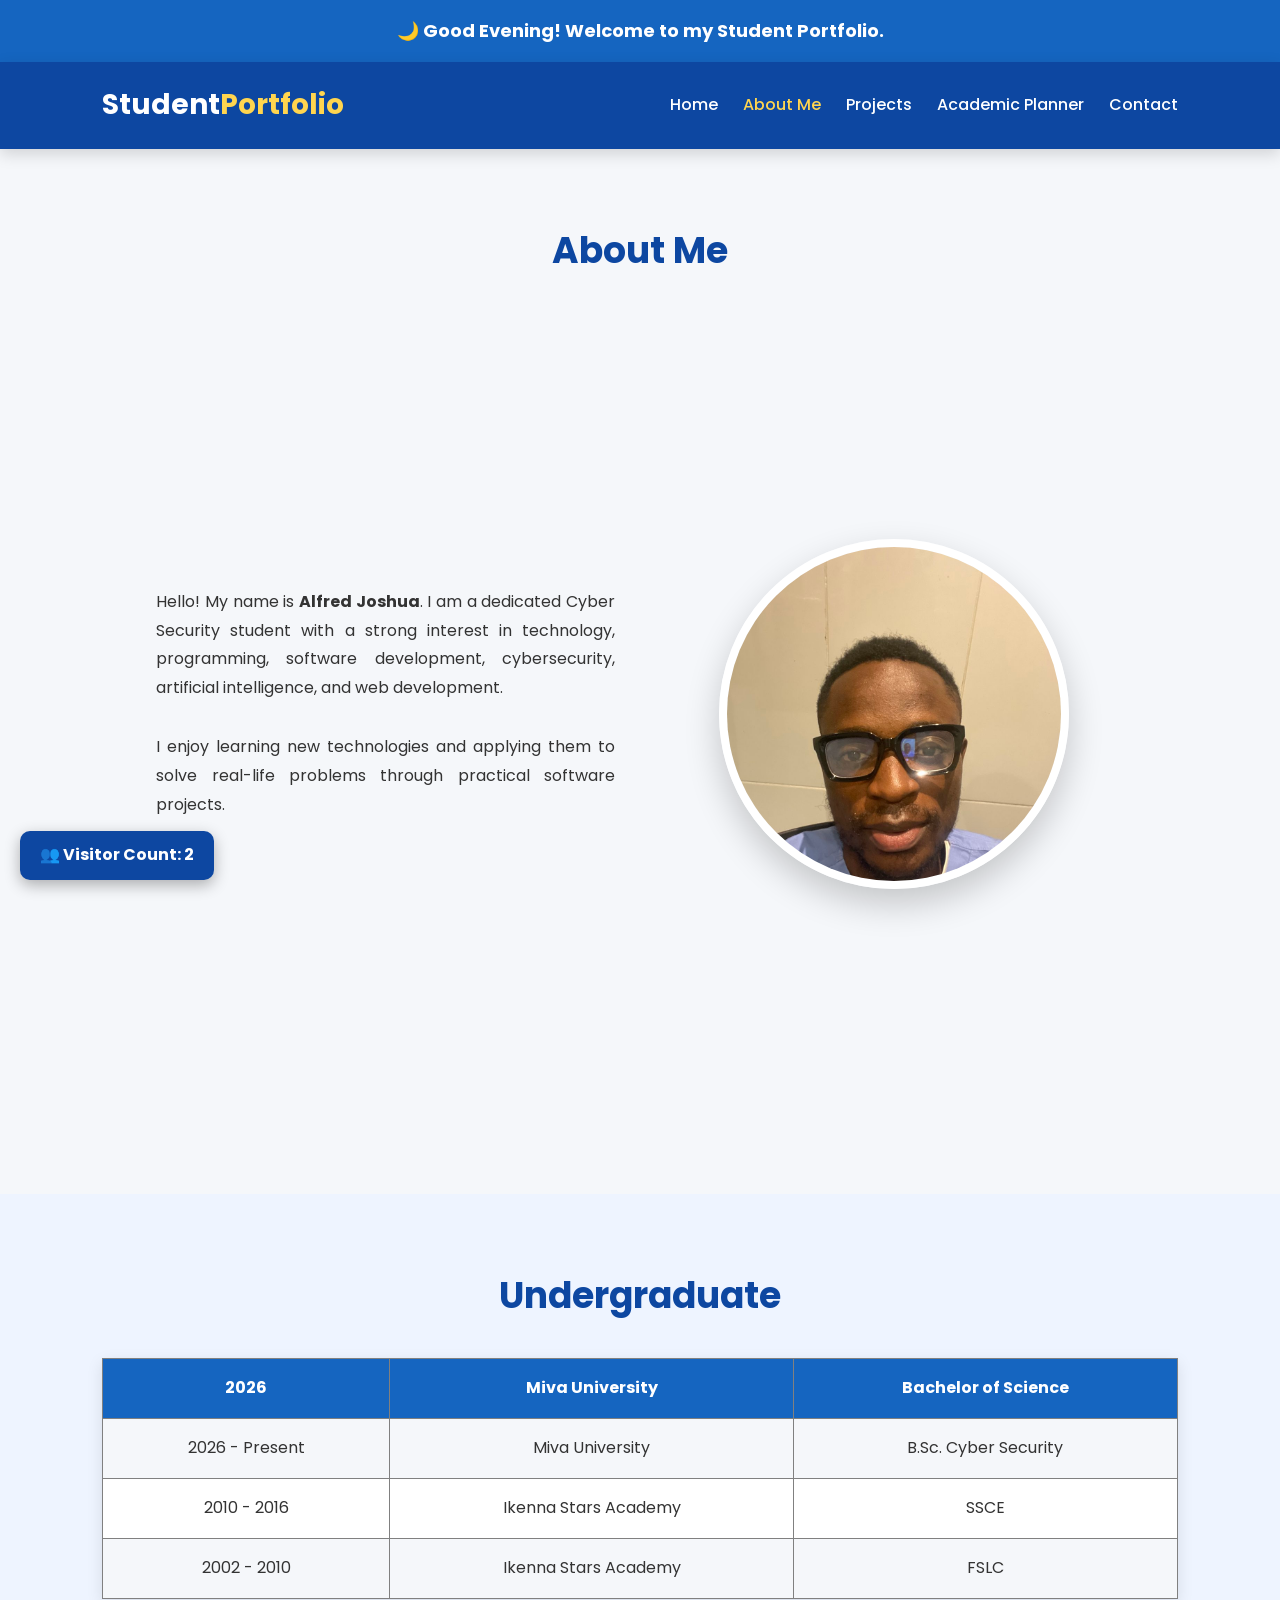
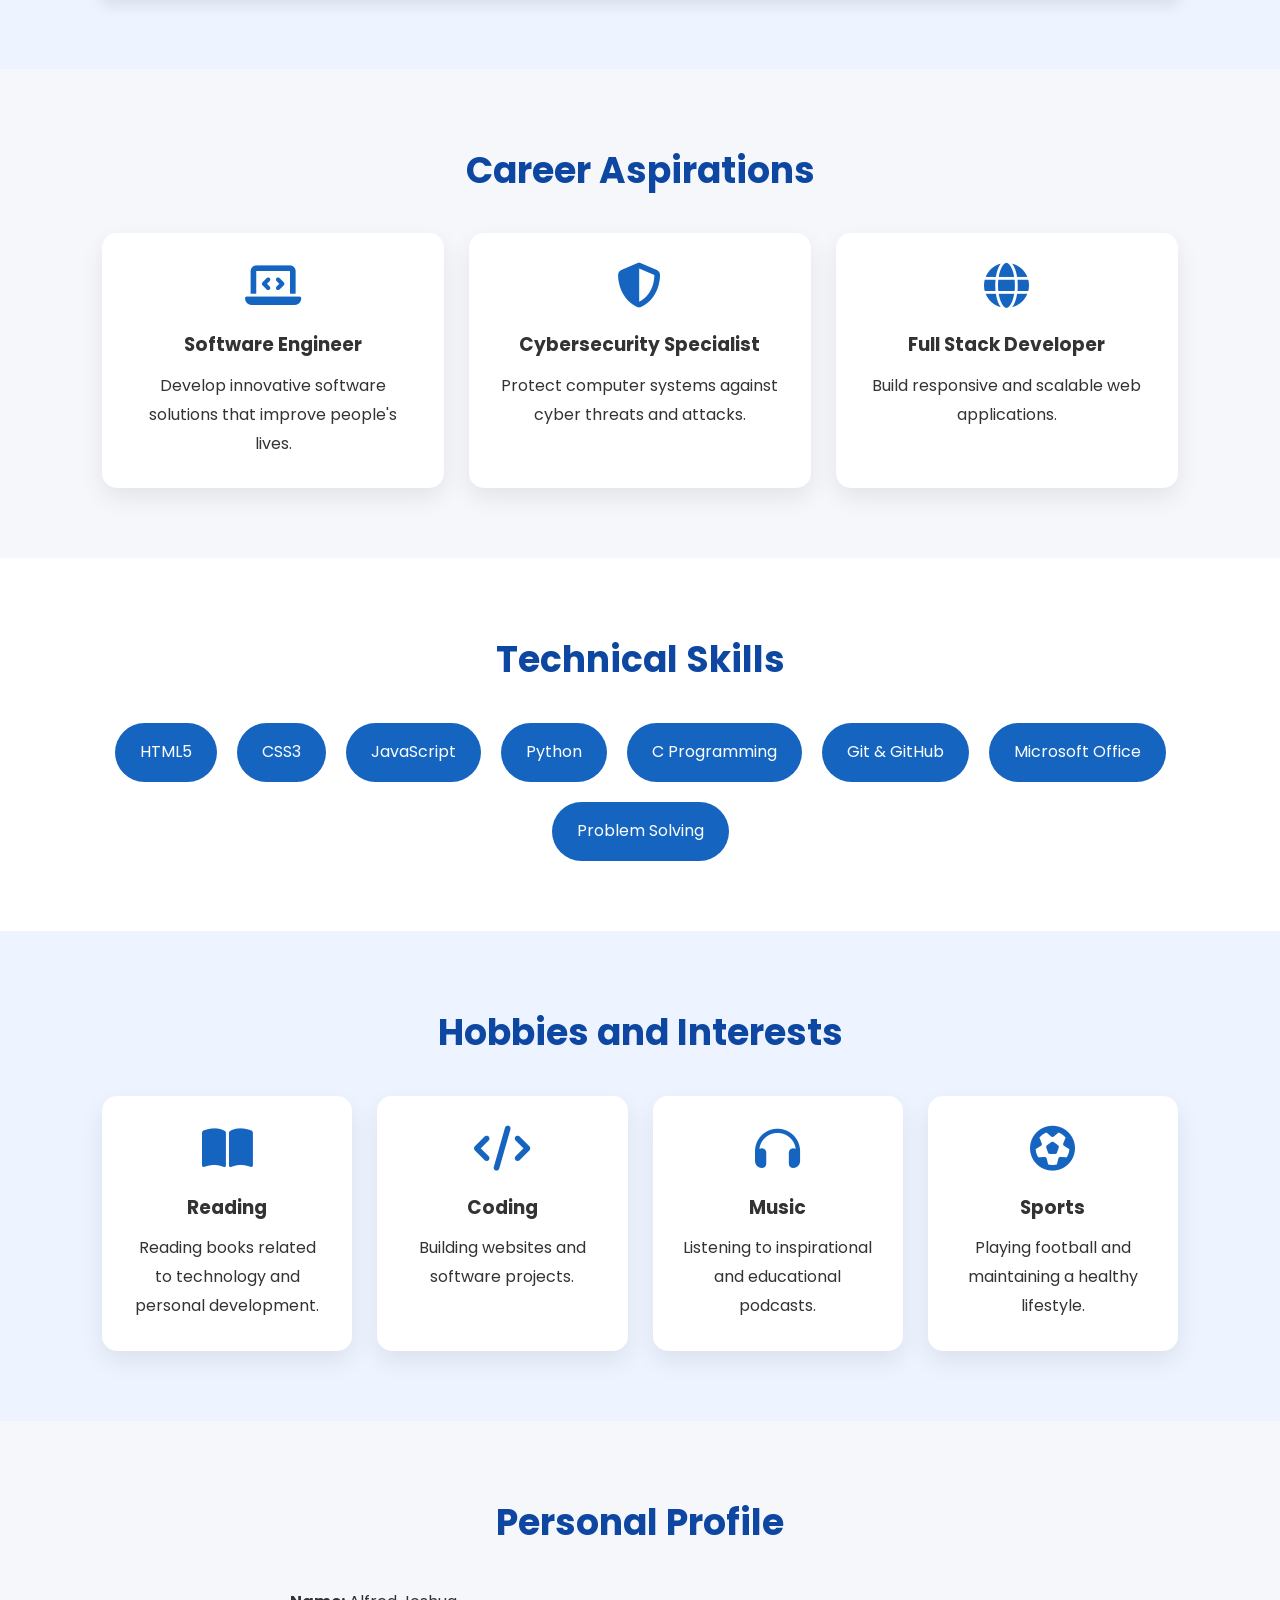
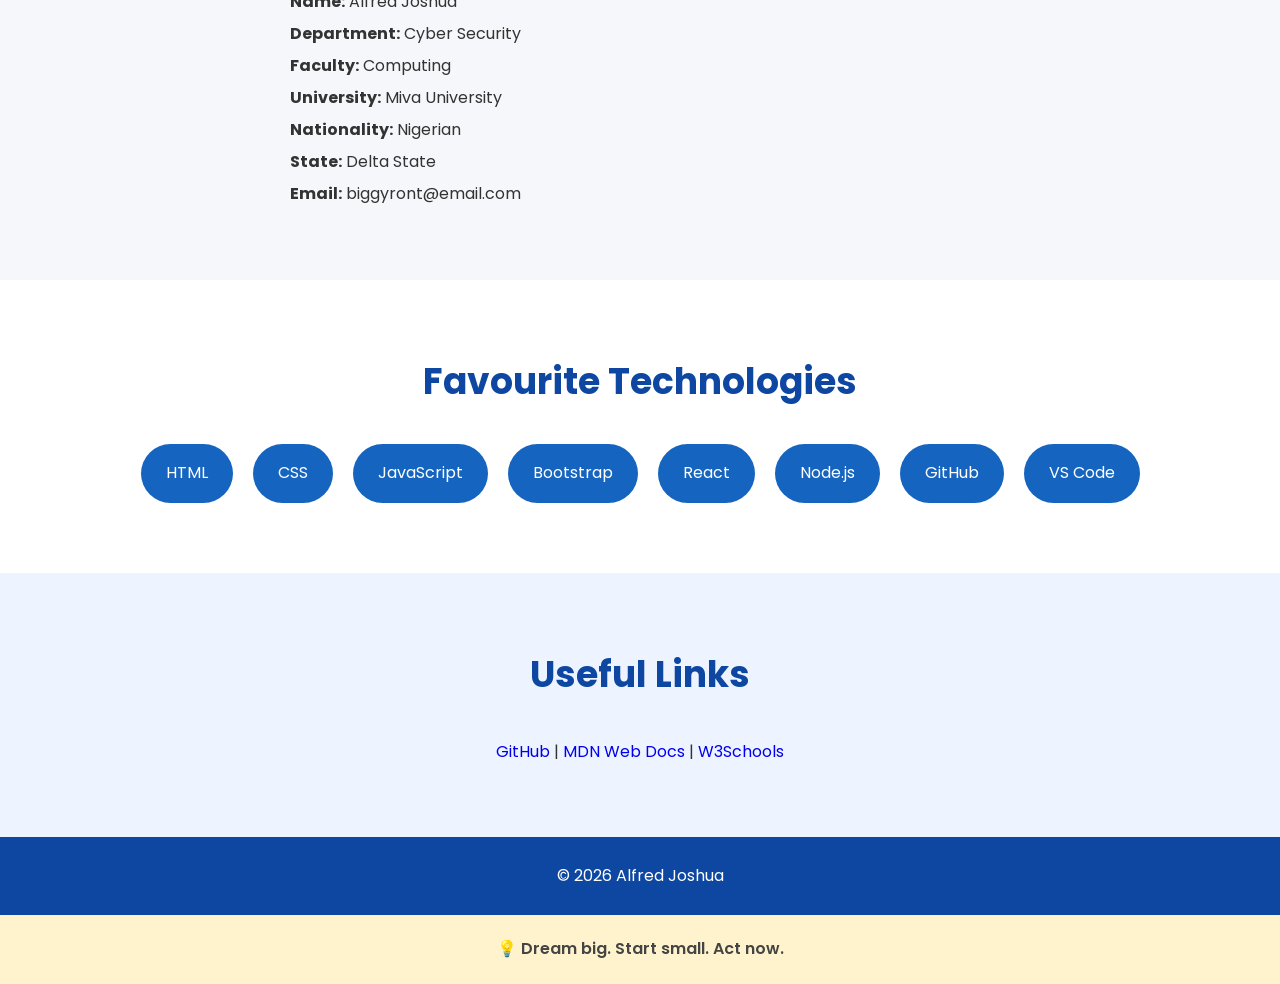
<file: about.html>
<!DOCTYPE html>
<html lang="en">

<head>

    <meta charset="UTF-8">

    <meta name="viewport" content="width=device-width, initial-scale=1.0">

    <title>About Me | Alfred Joshua Portfolio</title>

    <link rel="stylesheet" href="css/style.css">

    <link rel="preconnect" href="https://fonts.googleapis.com">

    <link rel="preconnect" href="https://fonts.gstatic.com" crossorigin>

    <link href="https://fonts.googleapis.com/css2?family=Poppins:wght@300;400;500;600;700&display=swap" rel="stylesheet">

    <link rel="stylesheet"
        href="https://cdnjs.cloudflare.com/ajax/libs/font-awesome/6.5.2/css/all.min.css">

</head>

<body>

<header>

    <div class="logo">

        Student<span>Portfolio</span>

    </div>

    <nav>

        <ul>

            <li><a href="index.html">Home</a></li>

            <li><a class="active" href="about.html">About Me</a></li>

            <li><a href="projects.html">Projects</a></li>

            <li><a href="planner.html">Academic Planner</a></li>

            <li><a href="contact.html">Contact</a></li>

        </ul>

    </nav>

</header>

<!-- ABOUT SECTION -->

<section>

    <h2>About Me</h2>

    <div class="hero">

        <div class="hero-text">

            <p>

                Hello! My name is <strong>Alfred Joshua</strong>. I am a dedicated
                Cyber Security student with a strong interest in technology,
                programming, software development, cybersecurity,
                artificial intelligence, and web development.

            </p>

            <p>

                I enjoy learning new technologies and applying them to solve
                real-life problems through practical software projects.

            </p>

        </div>

        <div class="hero-image">

            <img src="images/profile.jpg" alt="Student Picture">

        </div>

    </div>

</section>

<!-- EDUCATION -->

<section class="quick-info">

    <h2>Undergraduate</h2>

    <table border="1" width="100%" cellpadding="12">

        <tr>

            <th>2026</th>

            <th>Miva University</th>

            <th>Bachelor of Science</th>

        </tr>

        <tr>

            <td>2026 - Present</td>

            <td>Miva University</td>

            <td>B.Sc. Cyber Security</td>

        </tr>

        <tr>

            <td>2010 - 2016</td>

            <td>Ikenna Stars Academy</td>

            <td>SSCE</td>

        </tr>

        <tr>

            <td>2002 - 2010</td>

            <td>Ikenna Stars Academy</td>

            <td>FSLC</td>

        </tr>

    </table>

</section>

<!-- CAREER GOALS -->

<section>

    <h2>Career Aspirations</h2>

    <div class="info-container">

        <div class="card">

            <i class="fa-solid fa-laptop-code"></i>

            <h3>Software Engineer</h3>

            <p>

                Develop innovative software solutions that improve people's lives.

            </p>

        </div>

        <div class="card">

            <i class="fa-solid fa-shield-halved"></i>

            <h3>Cybersecurity Specialist</h3>

            <p>

                Protect computer systems against cyber threats and attacks.

            </p>

        </div>

        <div class="card">

            <i class="fa-solid fa-globe"></i>

            <h3>Full Stack Developer</h3>

            <p>

                Build responsive and scalable web applications.

            </p>

        </div>

    </div>

</section>

<!-- TECHNICAL SKILLS -->

<section class="skills">

    <h2>Technical Skills</h2>

    <div class="skills-container">

        <div class="skill">HTML5</div>

        <div class="skill">CSS3</div>

        <div class="skill">JavaScript</div>

        <div class="skill">Python</div>

        <div class="skill">C Programming</div>

        <div class="skill">Git & GitHub</div>

        <div class="skill">Microsoft Office</div>

        <div class="skill">Problem Solving</div>

    </div>

</section>

<!-- HOBBIES -->

<section class="quick-info">

    <h2>Hobbies and Interests</h2>

    <div class="info-container">

        <div class="card">

            <i class="fa-solid fa-book-open"></i>

            <h3>Reading</h3>

            <p>

                Reading books related to technology and personal development.

            </p>

        </div>

        <div class="card">

            <i class="fa-solid fa-code"></i>

            <h3>Coding</h3>

            <p>

                Building websites and software projects.

            </p>

        </div>

        <div class="card">

            <i class="fa-solid fa-headphones"></i>

            <h3>Music</h3>

            <p>

                Listening to inspirational and educational podcasts.

            </p>

        </div>

        <div class="card">

            <i class="fa-solid fa-futbol"></i>

            <h3>Sports</h3>

            <p>

                Playing football and maintaining a healthy lifestyle.

            </p>

        </div>

    </div>

</section>

<!-- PERSONAL INFORMATION -->

<section>

    <h2>Personal Profile</h2>

    <ul style="max-width:700px; margin:auto; line-height:2;">

        <li><strong>Name:</strong> Alfred Joshua </li>

        <li><strong>Department:</strong> Cyber Security</li>

        <li><strong>Faculty:</strong> Computing</li>

        <li><strong>University:</strong> Miva University</li>

        <li><strong>Nationality:</strong> Nigerian</li>

        <li><strong>State:</strong> Delta State</li>

        <li><strong>Email:</strong> biggyront@email.com</li>

    </ul>

</section>

<!-- FAVOURITE TECHNOLOGIES -->

<section class="skills">

    <h2>Favourite Technologies</h2>

    <div class="skills-container">

        <div class="skill">HTML</div>

        <div class="skill">CSS</div>

        <div class="skill">JavaScript</div>

        <div class="skill">Bootstrap</div>

        <div class="skill">React</div>

        <div class="skill">Node.js</div>

        <div class="skill">GitHub</div>

        <div class="skill">VS Code</div>

    </div>

</section>

<!-- USEFUL LINKS -->

<section class="quick-info">

    <h2>Useful Links</h2>

    <div style="text-align:center;">

        <p>

            <a href="https://github.com" target="_blank">GitHub</a> |

            <a href="https://developer.mozilla.org" target="_blank">MDN Web Docs</a> |

            <a href="https://www.w3schools.com" target="_blank">W3Schools</a>

        </p>

    </div>

</section>

<footer>

    <p>

        © 2026 Alfred Joshua
               |
    </p>

</footer>

<script src="js/script.js"></script>

</body>

</html>
</file>
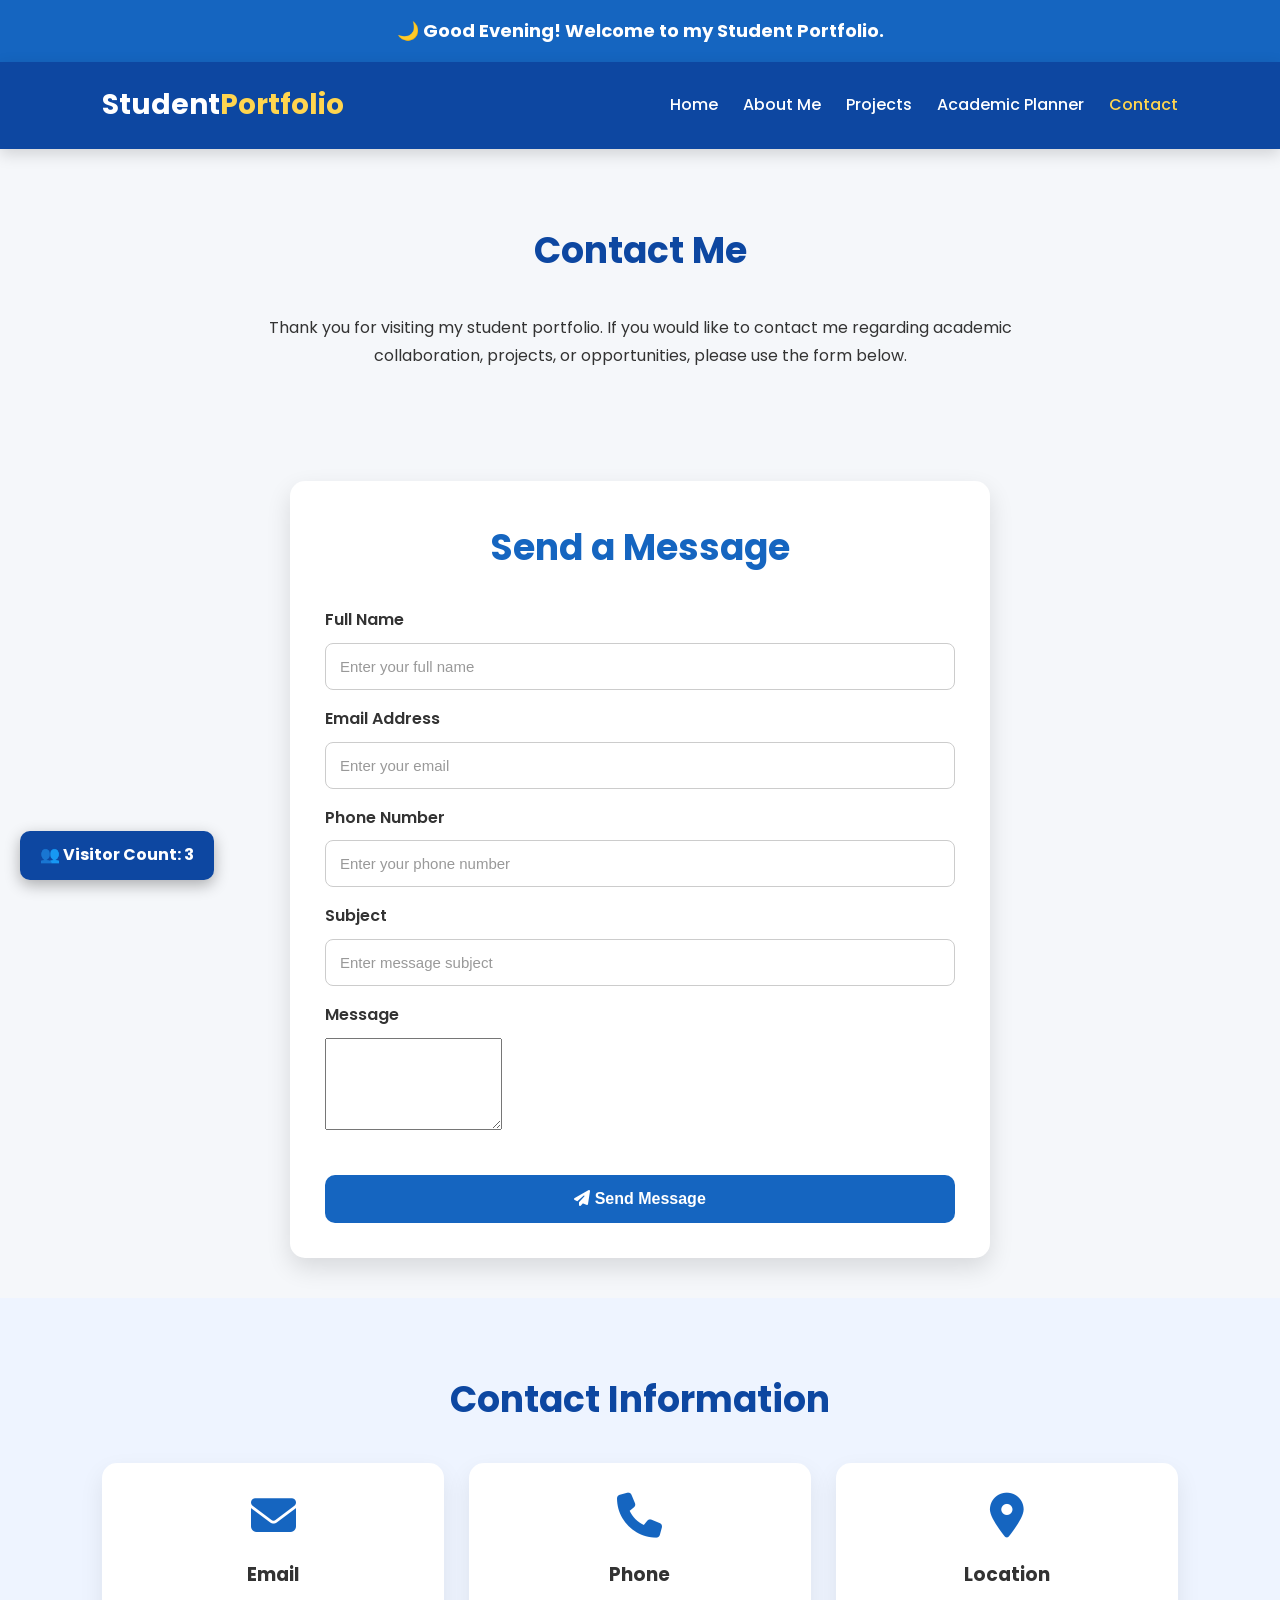
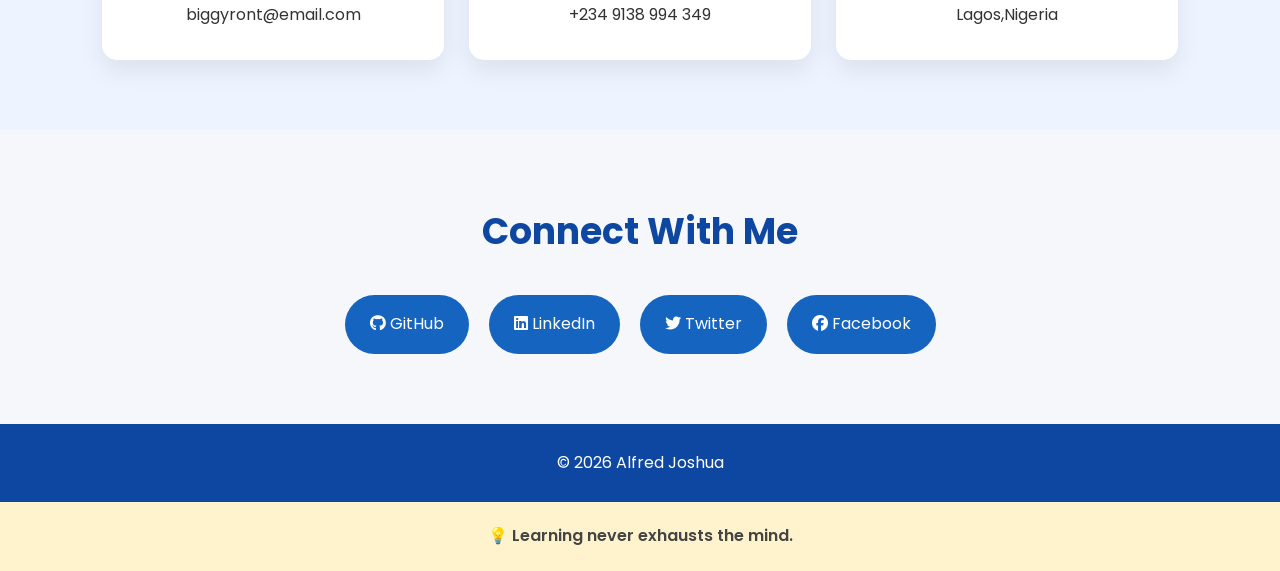
<file: contact.html>
<!DOCTYPE html>
<html lang="en">

<head>

    <meta charset="UTF-8">

    <meta name="viewport" content="width=device-width, initial-scale=1.0">

    <title>Contact | Student Portfolio</title>

    <link rel="stylesheet" href="css/style.css">

    <!-- Google Fonts -->
    <link rel="preconnect" href="https://fonts.googleapis.com">

    <link rel="preconnect" href="https://fonts.gstatic.com" crossorigin>

    <link href="https://fonts.googleapis.com/css2?family=Poppins:wght@300;400;500;600;700&display=swap" rel="stylesheet">

    <!-- Font Awesome -->
    <link rel="stylesheet"
        href="https://cdnjs.cloudflare.com/ajax/libs/font-awesome/6.5.2/css/all.min.css">

</head>

<body>

    <!-- ================= HEADER ================= -->

    <header>

        <div class="logo">

            Student<span>Portfolio</span>

        </div>

        <nav>

            <ul>

                <li><a href="index.html">Home</a></li>

                <li><a href="about.html">About Me</a></li>

                <li><a href="projects.html">Projects</a></li>

                <li><a href="planner.html">Academic Planner</a></li>

                <li><a class="active" href="contact.html">Contact</a></li>

            </ul>

        </nav>

    </header>

    <!-- ================= PAGE TITLE ================= -->

    <section>

        <h2>Contact Me</h2>

        <p style="text-align:center; max-width:850px; margin:auto;">

            Thank you for visiting my student portfolio.
            If you would like to contact me regarding academic
            collaboration, projects, or opportunities, please use
            the form below.

        </p>

    </section>

    <!-- ================= CONTACT SECTION ================= -->

    <section class="planner-container">

        <div class="planner-form">

            <h2>Send a Message</h2>

            <!-- Success Message -->

            <div
                id="successMessage"
                class="success-message">

                Your message has been sent successfully.

            </div>

            <!-- Error Message -->

            <div
                id="errorMessage"
                class="error-message">

            </div>

            <form id="contactForm">

                <!-- Name -->

                <label for="name">

                    Full Name

                </label>

                <input
                    type="text"
                    id="name"
                    placeholder="Enter your full name">

                <!-- Email -->

                <label for="email">

                    Email Address

                </label>

                <input
                    type="email"
                    id="email"
                    placeholder="Enter your email">

                <!-- Phone -->

                <label for="phone">

                    Phone Number

                </label>

                <input
                    type="text"
                    id="phone"
                    placeholder="Enter your phone number">

                <!-- Subject -->

                <label for="subject">

                    Subject

                </label>

                <input
                    type="text"
                    id="subject"
                    placeholder="Enter message subject">

                <!-- Message -->

                <label for="message">

                    Message

                </label>

                <textarea

                    id="message"

                    rows="6"

                    placeholder="Write your message here...">

                </textarea>

                <button
                    type="submit"
                    class="btn">

                    <i class="fa-solid fa-paper-plane"></i>

                    Send Message

                </button>

            </form>

        </div>

    </section>

    <!-- ================= CONTACT DETAILS ================= -->

    <section class="quick-info">

        <h2>Contact Information</h2>

        <div class="info-container">

            <div class="card">

                <i class="fa-solid fa-envelope"></i>

                <h3>Email</h3>

                <p>

                    biggyront@email.com

                </p>

            </div>

            <div class="card">

                <i class="fa-solid fa-phone"></i>

                <h3>Phone</h3>

                <p>

                    +234 9138 994 349

                </p>

            </div>

            <div class="card">

                <i class="fa-solid fa-location-dot"></i>

                <h3>Location</h3>

                <p>

                  Lagos,Nigeria

                </p>

            </div>

        </div>

    </section>

    <!-- ================= SOCIAL LINKS ================= -->

    <section>

        <h2>Connect With Me</h2>

        <div class="skills-container">

            <a href="https://github.com/alfredjoshua" class="skill">

                <i class="fab fa-github"></i>

                GitHub

            </a>

            <a href="https://www.linkedin.com/in/alfred-joshua-7b3a5b24a/" class="skill">

                <i class="fab fa-linkedin"></i>

                LinkedIn

            </a>

            <a href="https://twitter.com/alfredjoshua" class="skill">

                <i class="fab fa-twitter"></i>

                Twitter

            </a>

            <a href="https://www.facebook.com/alfred.joshua.123" class="skill">

                <i class="fab fa-facebook"></i>

                Facebook

            </a>

        </div>

    </section>

    <!-- ================= FOOTER ================= -->

    <footer>

        <p>

            © 2026 Alfred Joshua|
             |
            

        </p>

    </footer>

    <!-- ================= JAVASCRIPT ================= -->

    <script src="js/script.js"></script>

    <script src="js/contact.js"></script>

</body>

</html>
</file>
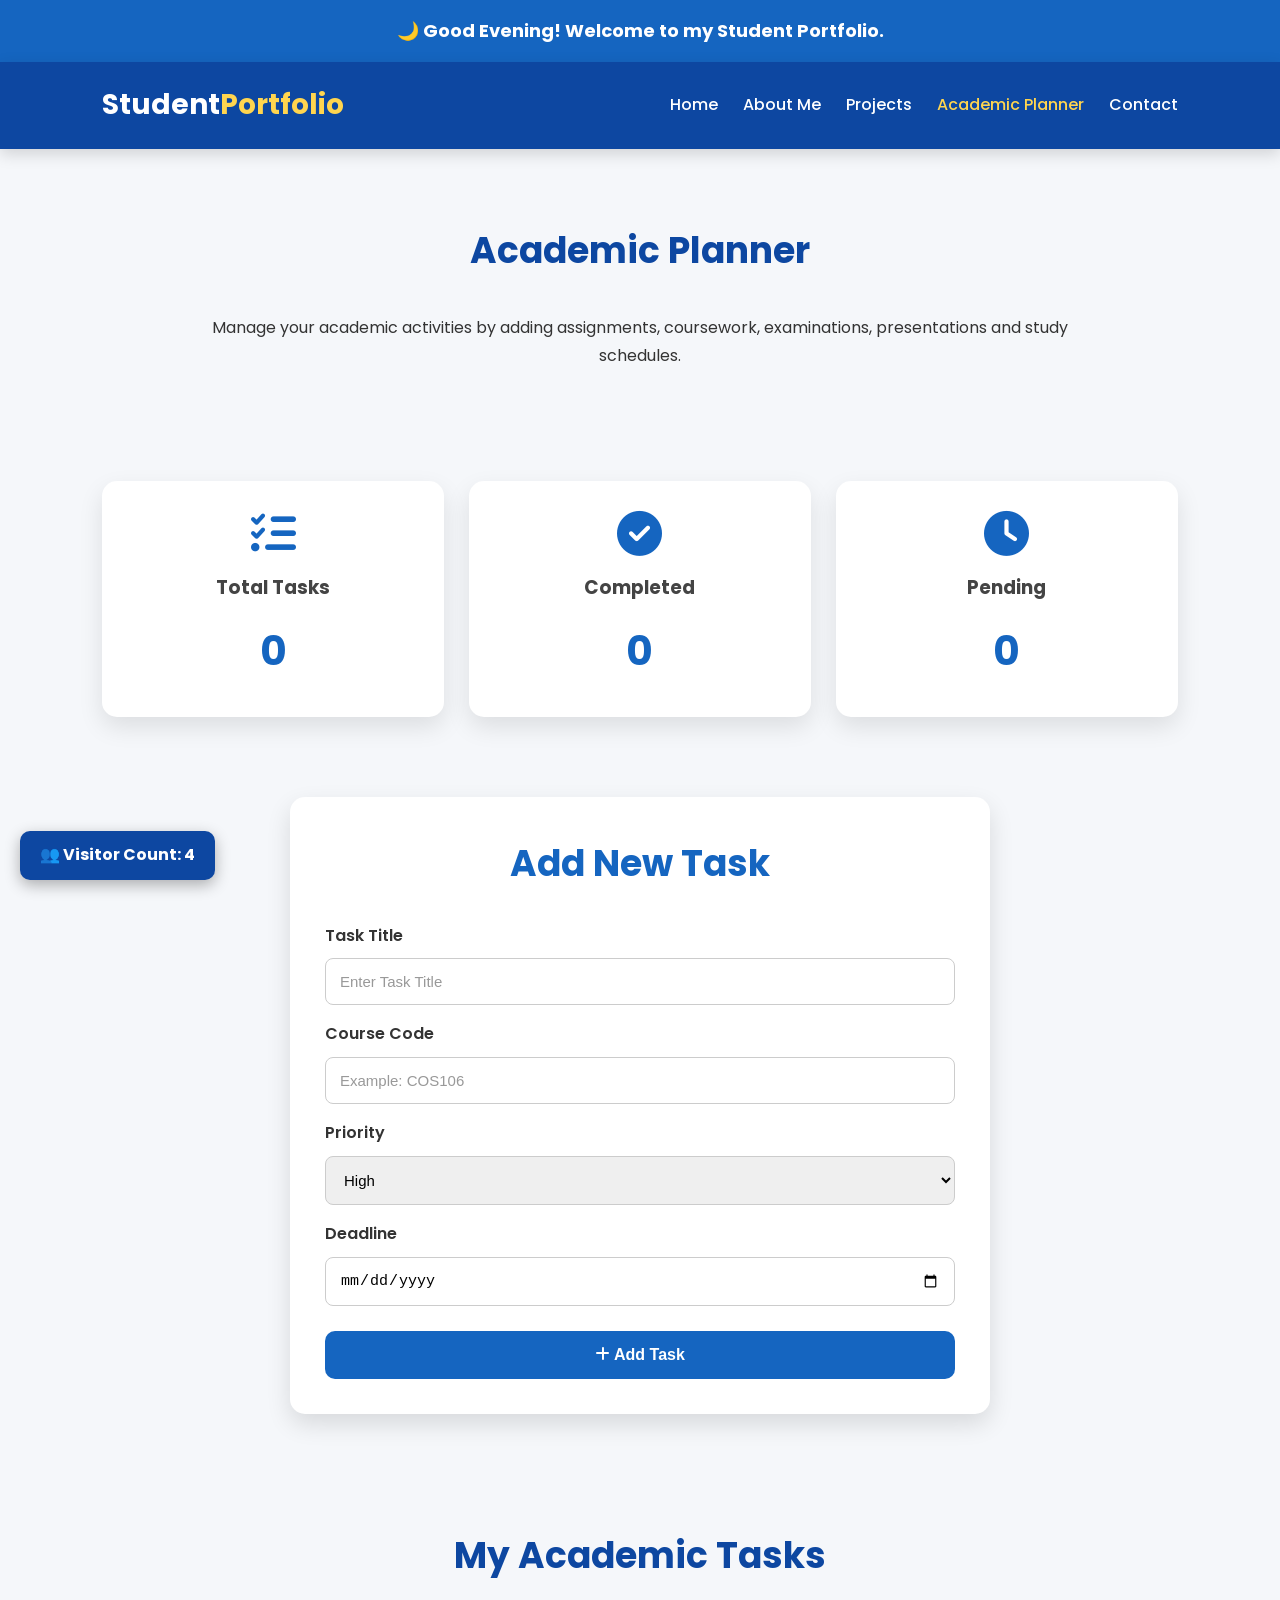
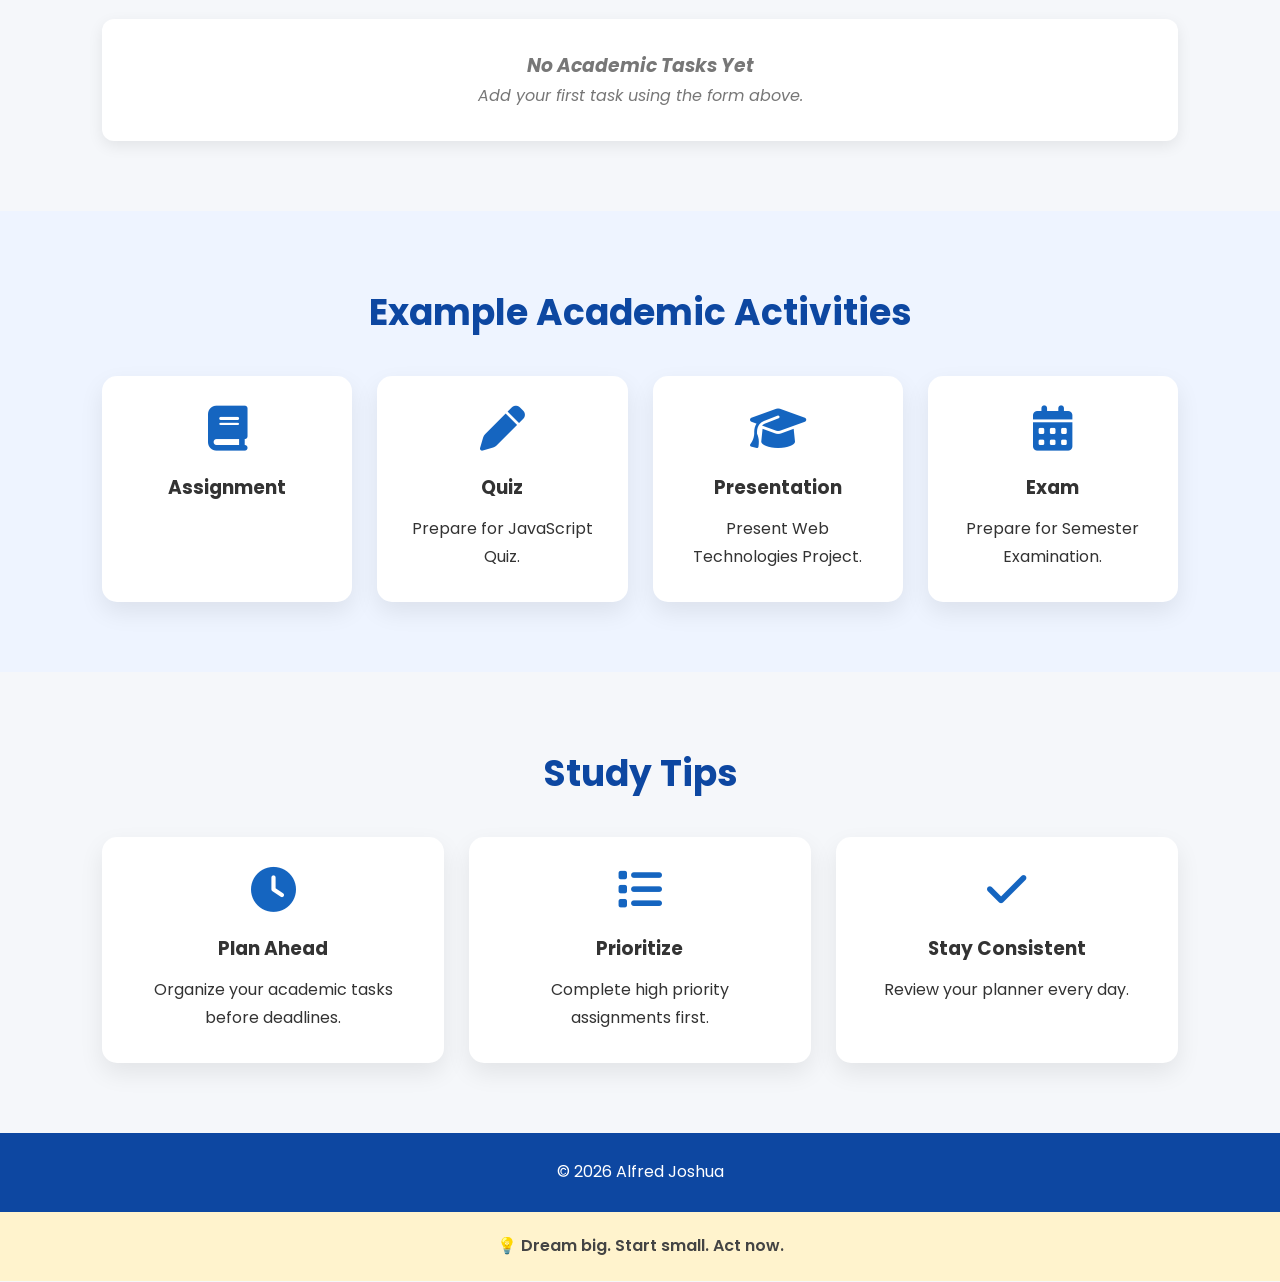
<file: planner.html>
<!DOCTYPE html>
<html lang="en">

<head>

    <meta charset="UTF-8">

    <meta name="viewport" content="width=device-width, initial-scale=1.0">

    <title>Academic Planner | Student Portfolio</title>

    <link rel="stylesheet" href="css/style.css">

    <!-- Google Fonts -->
    <link rel="preconnect" href="https://fonts.googleapis.com">

    <link rel="preconnect" href="https://fonts.gstatic.com" crossorigin>

    <link href="https://fonts.googleapis.com/css2?family=Poppins:wght@300;400;500;600;700&display=swap" rel="stylesheet">

    <!-- Font Awesome -->
    <link rel="stylesheet"
        href="https://cdnjs.cloudflare.com/ajax/libs/font-awesome/6.5.2/css/all.min.css">

</head>

<body>

    <!-- ================= HEADER ================= -->

    <header>

        <div class="logo">

            Student<span>Portfolio</span>

        </div>

        <nav>

            <ul>

                <li><a href="index.html">Home</a></li>

                <li><a href="about.html">About Me</a></li>

                <li><a href="projects.html">Projects</a></li>

                <li><a class="active" href="planner.html">Academic Planner</a></li>

                <li><a href="contact.html">Contact</a></li>

            </ul>

        </nav>

    </header>

    <!-- ================= PAGE TITLE ================= -->

    <section>

        <h2>Academic Planner</h2>

        <p style="text-align:center; max-width:900px; margin:auto;">

            Manage your academic activities by adding assignments,
            coursework, examinations, presentations and study schedules.

        </p>

    </section>

    <!-- ================= STATISTICS ================= -->

    <section class="planner-stats">

        <div class="stat-card">

            <i class="fa-solid fa-list-check"></i>

            <h3>Total Tasks</h3>

            <h1 id="totalTasks">0</h1>

        </div>

        <div class="stat-card">

            <i class="fa-solid fa-circle-check"></i>

            <h3>Completed</h3>

            <h1 id="completedTasks">0</h1>

        </div>

        <div class="stat-card">

            <i class="fa-solid fa-clock"></i>

            <h3>Pending</h3>

            <h1 id="pendingTasks">0</h1>

        </div>

    </section>

    <!-- ================= TASK FORM ================= -->

    <section class="planner-container">

        <div class="planner-form">

            <h2>Add New Task</h2>

            <form id="taskForm">

                <label>Task Title</label>

                <input
                    type="text"
                    id="taskTitle"
                    placeholder="Enter Task Title"
                    required>

                <label>Course Code</label>

                <input
                    type="text"
                    id="course"
                    placeholder="Example: COS106"
                    required>

                <label>Priority</label>

                <select id="priority">

                    <option value="High">High</option>

                    <option value="Medium">Medium</option>

                    <option value="Low">Low</option>

                </select>

                <label>Deadline</label>

                <input
                    type="date"
                    id="deadline"
                    required>

                <button
                    type="submit"
                    class="btn">

                    <i class="fa-solid fa-plus"></i>

                    Add Task

                </button>

            </form>

        </div>

    </section>

    <!-- ================= TASK LIST ================= -->

    <section>

        <h2>My Academic Tasks</h2>

        <div id="taskList" class="task-list">

            <!-- JavaScript will insert tasks here -->

        </div>

    </section>

    <!-- ================= SAMPLE TASKS ================= -->

    <section class="quick-info">

        <h2>Example Academic Activities</h2>

        <div class="info-container">

            <div class="card">

                <i class="fa-solid fa-book"></i>

                <h3>Assignment</h3>

                <p>

                    

                </p>

            </div>

            <div class="card">

                <i class="fa-solid fa-pen"></i>

                <h3>Quiz</h3>

                <p>

                    Prepare for JavaScript Quiz.

                </p>

            </div>

            <div class="card">

                <i class="fa-solid fa-graduation-cap"></i>

                <h3>Presentation</h3>

                <p>

                    Present Web Technologies Project.

                </p>

            </div>

            <div class="card">

                <i class="fa-solid fa-calendar-days"></i>

                <h3>Exam</h3>

                <p>

                    Prepare for Semester Examination.

                </p>

            </div>

        </div>

    </section>

    <!-- ================= PLANNER TIPS ================= -->

    <section>

        <h2>Study Tips</h2>

        <div class="info-container">

            <div class="card">

                <i class="fa-solid fa-clock"></i>

                <h3>Plan Ahead</h3>

                <p>

                    Organize your academic tasks before deadlines.

                </p>

            </div>

            <div class="card">

                <i class="fa-solid fa-list"></i>

                <h3>Prioritize</h3>

                <p>

                    Complete high priority assignments first.

                </p>

            </div>

            <div class="card">

                <i class="fa-solid fa-check"></i>

                <h3>Stay Consistent</h3>

                <p>

                    Review your planner every day.

                </p>

            </div>

        </div>

    </section>

    <!-- ================= FOOTER ================= -->

    <footer>

        <p>

            © 2026 Alfred Joshua|
            

        </p>

    </footer>

    <!-- ================= JAVASCRIPT ================= -->

    <script src="js/script.js"></script>

    <script src="js/planner.js"></script>

</body>

</html>
</file>
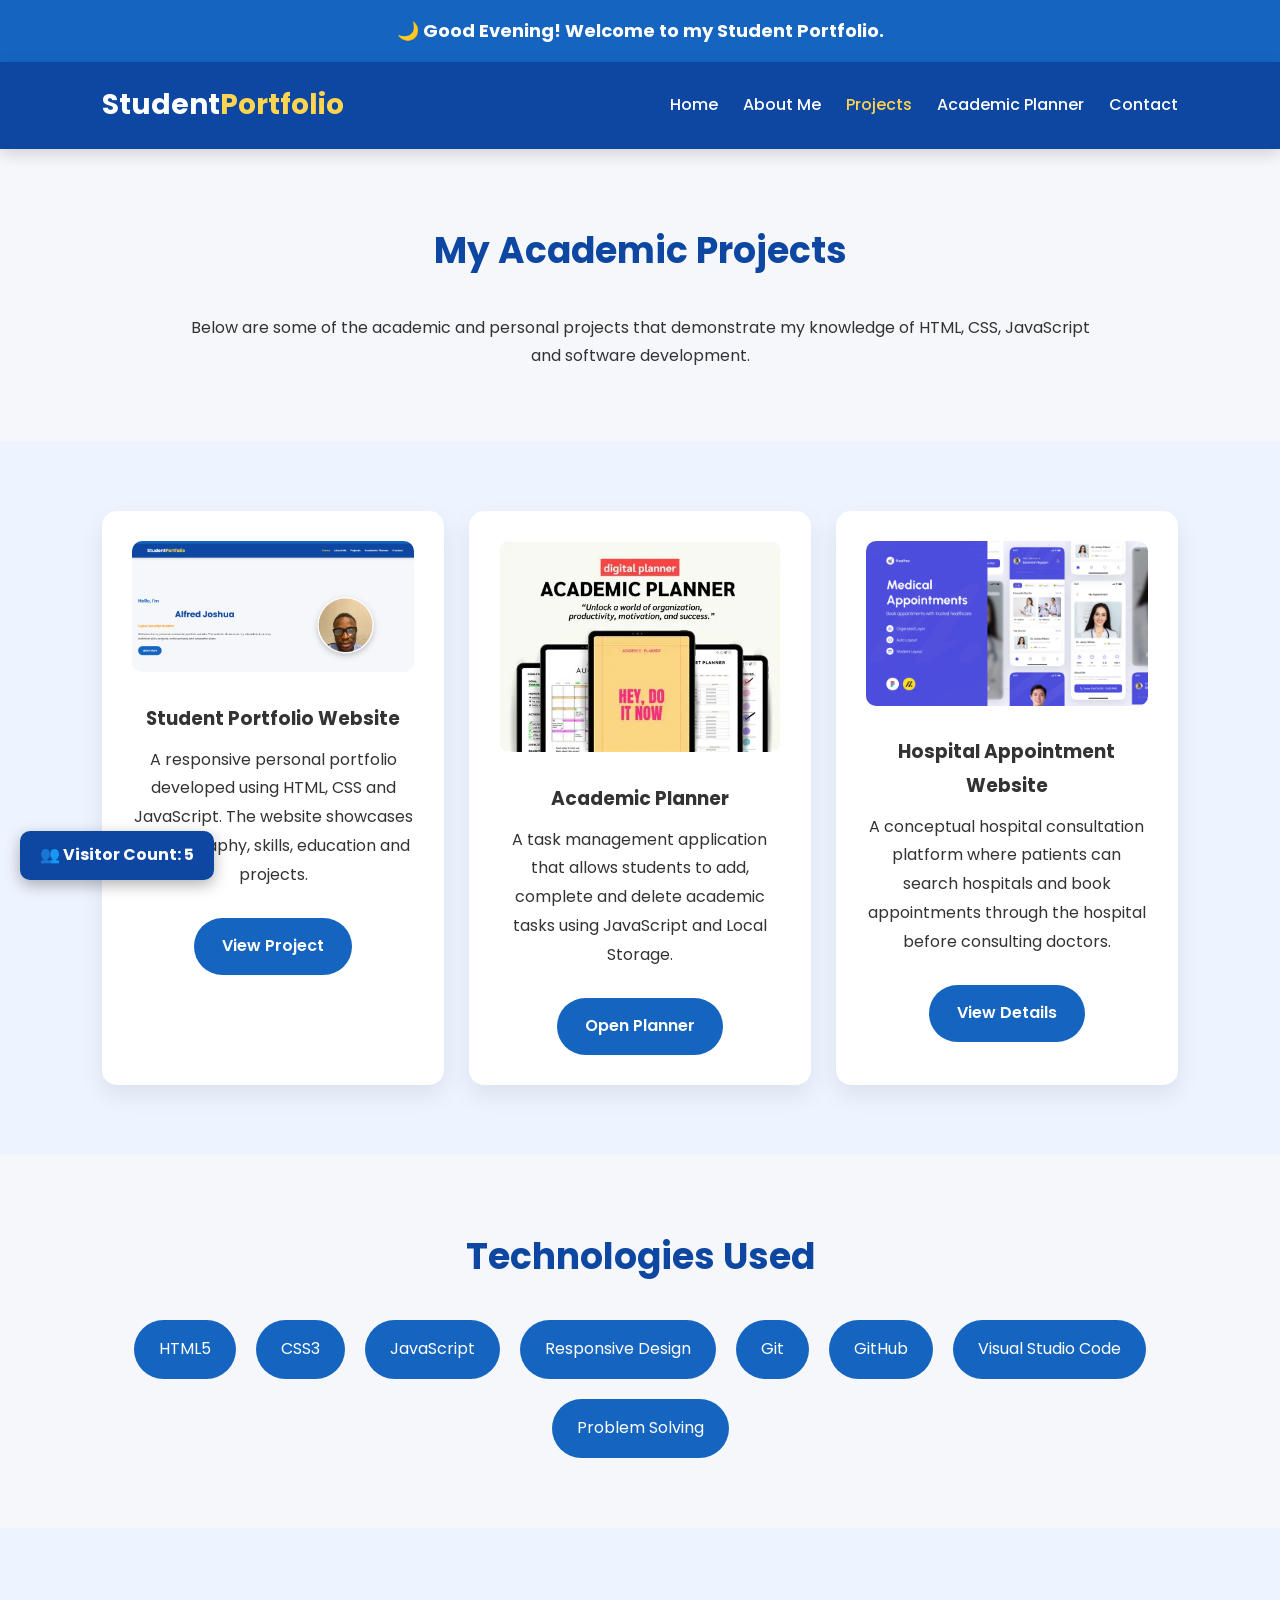
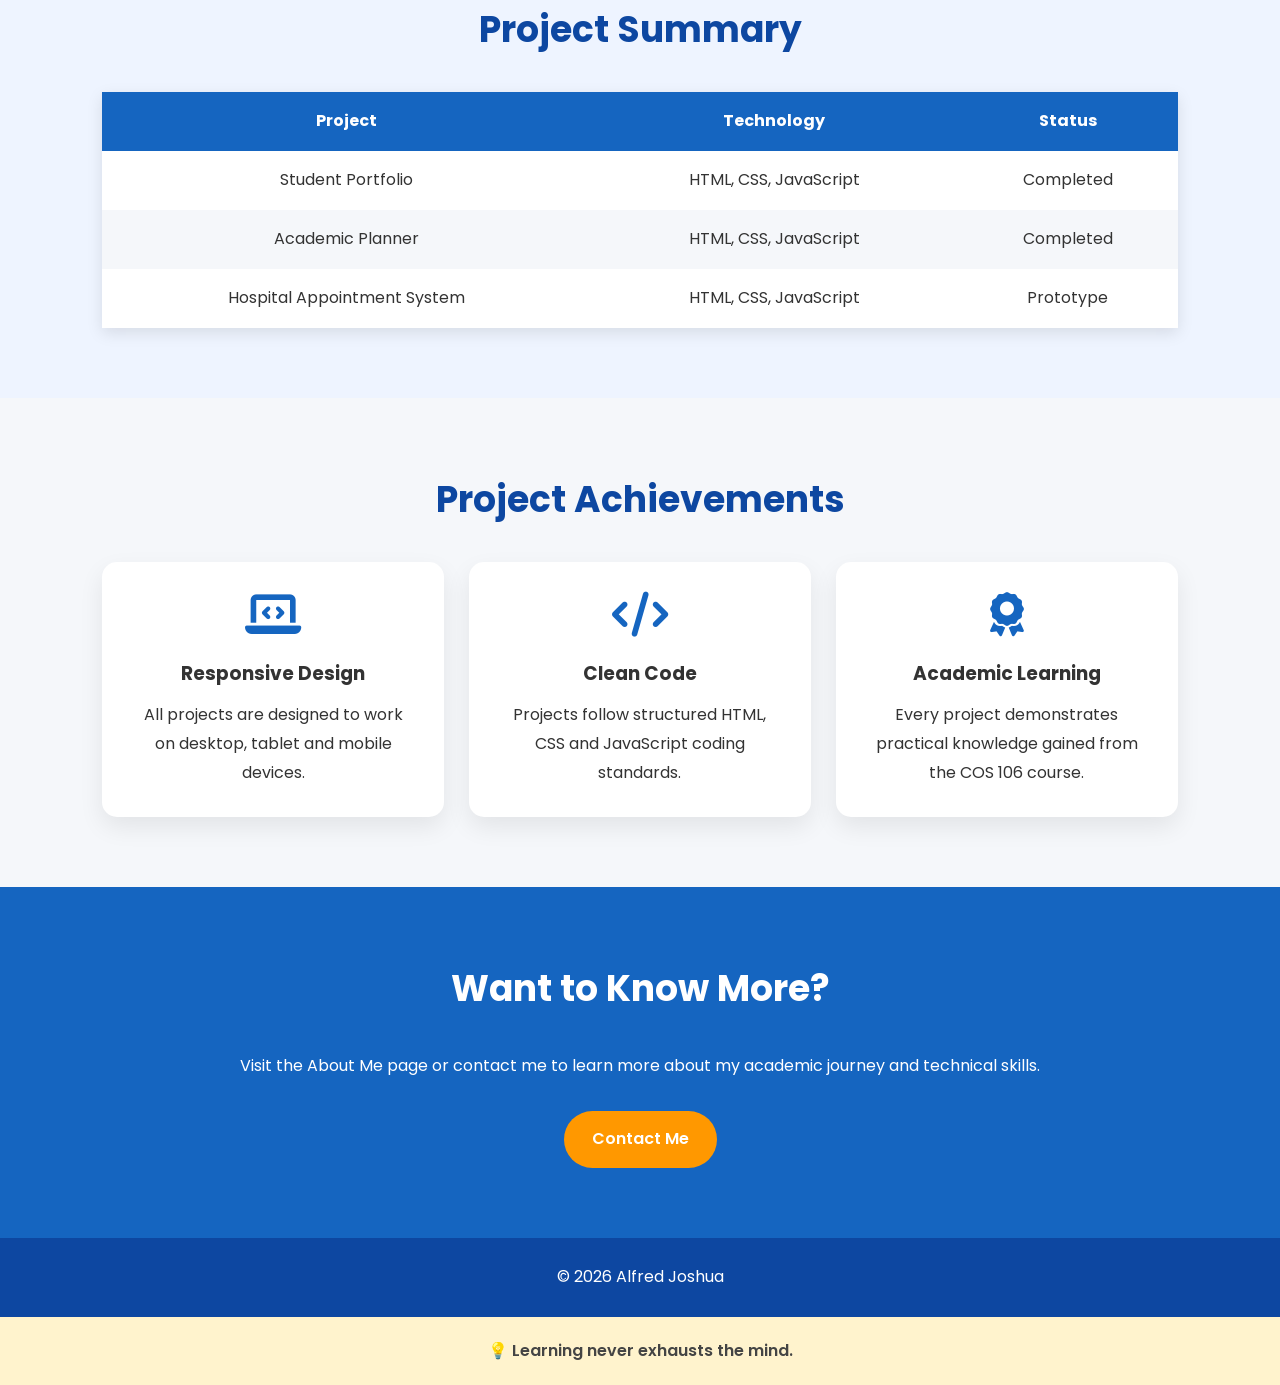
<file: projects.html>
<!DOCTYPE html>
<html lang="en">

<head>

    <meta charset="UTF-8">

    <meta name="viewport" content="width=device-width, initial-scale=1.0">

    <title>Projects | Student Portfolio</title>

    <link rel="stylesheet" href="css/style.css">

    <link rel="preconnect" href="https://fonts.googleapis.com">

    <link rel="preconnect" href="https://fonts.gstatic.com" crossorigin>

    <link href="https://fonts.googleapis.com/css2?family=Poppins:wght@300;400;500;600;700&display=swap" rel="stylesheet">

    <link rel="stylesheet"
        href="https://cdnjs.cloudflare.com/ajax/libs/font-awesome/6.5.2/css/all.min.css">

</head>

<body>

    <!-- ========================= -->
    <!-- HEADER -->
    <!-- ========================= -->

    <header>

        <div class="logo">

            Student<span>Portfolio</span>

        </div>

        <nav>

            <ul>

                <li><a href="index.html">Home</a></li>

                <li><a href="about.html">About Me</a></li>

                <li><a class="active" href="projects.html">Projects</a></li>

                <li><a href="planner.html">Academic Planner</a></li>

                <li><a href="contact.html">Contact</a></li>

            </ul>

        </nav>

    </header>

    <!-- ========================= -->
    <!-- PAGE TITLE -->
    <!-- ========================= -->

    <section>

        <h2>My Academic Projects</h2>

        <p style="text-align:center; max-width:900px; margin:auto;">

            Below are some of the academic and personal projects that demonstrate
            my knowledge of HTML, CSS, JavaScript and software development.

        </p>

    </section>

    <!-- ========================= -->
    <!-- PROJECTS -->
    <!-- ========================= -->

    <section class="quick-info">

        <div class="info-container">

            <!-- Project 1 -->

            <div class="card">

                <img src="images/project1.png"
                    alt="Student Portfolio"
                    style="width:100%; border-radius:10px; margin-bottom:20px;">

                <h3>Student Portfolio Website</h3>

                <p>

                    A responsive personal portfolio developed using HTML,
                    CSS and JavaScript. The website showcases my biography,
                    skills, education and projects.

                </p>

                <br>

                <a href="#" class="btn">

                    View Project

                </a>

            </div>

            <!-- Project 2 -->

            <div class="card">

                <img src="images/project2.png"
                    alt="Academic Planner"
                    style="width:100%; border-radius:10px; margin-bottom:20px;">

                <h3>Academic Planner</h3>

                <p>

                    A task management application that allows students to
                    add, complete and delete academic tasks using JavaScript
                    and Local Storage.

                </p>

                <br>

                <a href="planner.html" class="btn">

                    Open Planner

                </a>

            </div>

            <!-- Project 3 -->

            <div class="card">

                <img src="images/project3.png"
                    alt="Hospital Appointment System"
                    style="width:100%; border-radius:10px; margin-bottom:20px;">

                <h3>Hospital Appointment Website</h3>

                <p>

                    A conceptual hospital consultation platform where patients
                    can search hospitals and book appointments through the
                    hospital before consulting doctors.

                </p>

                <br>

                <a href="#" class="btn">

                    View Details

                </a>

            </div>

        </div>

    </section>

    <!-- ========================= -->
    <!-- PROJECT SKILLS -->
    <!-- ========================= -->

    <section>

        <h2>Technologies Used</h2>

        <div class="skills-container">

            <div class="skill">HTML5</div>

            <div class="skill">CSS3</div>

            <div class="skill">JavaScript</div>

            <div class="skill">Responsive Design</div>

            <div class="skill">Git</div>

            <div class="skill">GitHub</div>

            <div class="skill">Visual Studio Code</div>

            <div class="skill">Problem Solving</div>

        </div>

    </section>

    <!-- ========================= -->
    <!-- PROJECT SUMMARY TABLE -->
    <!-- ========================= -->

    <section class="quick-info">

        <h2>Project Summary</h2>

        <table>

            <thead>

                <tr>

                    <th>Project</th>

                    <th>Technology</th>

                    <th>Status</th>

                </tr>

            </thead>

            <tbody>

                <tr>

                    <td>Student Portfolio</td>

                    <td>HTML, CSS, JavaScript</td>

                    <td>Completed</td>

                </tr>

                <tr>

                    <td>Academic Planner</td>

                    <td>HTML, CSS, JavaScript</td>

                    <td>Completed</td>

                </tr>

                <tr>

                    <td>Hospital Appointment System</td>

                    <td>HTML, CSS, JavaScript</td>

                    <td>Prototype</td>

                </tr>

            </tbody>

        </table>

    </section>

    <!-- ========================= -->
    <!-- ACHIEVEMENTS -->
    <!-- ========================= -->

    <section>

        <h2>Project Achievements</h2>

        <div class="info-container">

            <div class="card">

                <i class="fa-solid fa-laptop-code"></i>

                <h3>Responsive Design</h3>

                <p>

                    All projects are designed to work on desktop,
                    tablet and mobile devices.

                </p>

            </div>

            <div class="card">

                <i class="fa-solid fa-code"></i>

                <h3>Clean Code</h3>

                <p>

                    Projects follow structured HTML,
                    CSS and JavaScript coding standards.

                </p>

            </div>

            <div class="card">

                <i class="fa-solid fa-award"></i>

                <h3>Academic Learning</h3>

                <p>

                    Every project demonstrates practical knowledge gained
                    from the COS 106 course.

                </p>

            </div>

        </div>

    </section>

    <!-- ========================= -->
    <!-- CALL TO ACTION -->
    <!-- ========================= -->

    <section class="cta">

        <h2>

            Want to Know More?

        </h2>

        <p>

            Visit the About Me page or contact me to learn more
            about my academic journey and technical skills.

        </p>

        <a href="contact.html" class="btn">

            Contact Me

        </a>

    </section>

    <!-- ========================= -->
    <!-- FOOTER -->
    <!-- ========================= -->

    <footer>

        <p>

            © 2026 Alfred Joshua|
                  |
            

        </p>

    </footer>

    <script src="js/script.js"></script>

</body>

</html>
</file>
<file: css/style.css>
/* =====================================================
   Alfred Joshua PORTFOLIO WEBSITE
   COS 106 Practical Project
   File: css/style.css
===================================================== */

/* ==========================
   GOOGLE FONT & RESET
========================== */

*{
    margin:0;
    padding:0;
    box-sizing:border-box;
}

html{
    scroll-behavior:smooth;
}

body{

    font-family:'Poppins',sans-serif;
    background:#f5f7fa;
    color:#333;
    line-height:1.8;

}

/* ==========================
   LINKS
========================== */

a{

    text-decoration:none;

}

ul{

    list-style:none;

}

/* ==========================
   HEADER
========================== */

header{

    width:100%;
    background:#0d47a1;
    color:white;

    display:flex;
    justify-content:space-between;
    align-items:center;

    padding:18px 8%;

    position:sticky;
    top:0;

    z-index:999;

    box-shadow:0 5px 15px rgba(0,0,0,.15);

}

.logo{

    font-size:28px;
    font-weight:700;

}

.logo span{

    color:#ffd54f;

}

/* ==========================
   NAVIGATION
========================== */

nav ul{

    display:flex;
    gap:25px;

}

nav ul li a{

    color:white;
    font-weight:500;
    transition:.3s;

}

nav ul li a:hover{

    color:#ffd54f;

}

.active{

    color:#ffd54f;

}

/* ==========================
   HERO SECTION
========================== */

.hero{

    width:90%;
    margin:auto;

    min-height:90vh;

    display:flex;
    justify-content:space-between;
    align-items:center;

    gap:50px;

    padding:50px 0;

}

.hero-text{

    flex:1;

}

.hero-text h1{

    color:#1565c0;
    font-size:28px;

}

.hero-text h2{

    font-size:52px;
    color:#0d47a1;
    margin:10px 0;

}

.hero-text h3{

    color:#ff9800;
    margin-bottom:20px;

}

.hero-text p{

    margin-bottom:30px;
    text-align:justify;

}

/* ==========================
   BUTTON
========================== */

.btn{

    display:inline-block;

    padding:14px 28px;

    background:#1565c0;

    color:white;

    border-radius:50px;

    transition:.3s;

    font-weight:600;

}

.btn:hover{

    background:#ff9800;
    transform:translateY(-3px);

}

/* ==========================
   HERO IMAGE
========================== */

.hero-image{

    flex:1;
    text-align:center;

}

.hero-image img{

    width:350px;
    height:350px;

    border-radius:50%;

    object-fit:cover;

    border:8px solid white;

    box-shadow:0 15px 35px rgba(0,0,0,.2);

    transition:.4s;

}

.hero-image img:hover{

    transform:scale(1.05);

}

/* ==========================
   SECTIONS
========================== */

section{

    padding:70px 8%;

}

section h2{

    text-align:center;

    color:#0d47a1;

    margin-bottom:30px;

    font-size:36px;

}

/* ==========================
   BIOGRAPHY
========================== */

.biography{

    background:white;

}

.biography p{

    max-width:900px;

    margin:auto;

    text-align:center;

}

/* ==========================
   QUICK INFO
========================== */

.quick-info{

    background:#eef4ff;

}

.info-container{

    display:grid;

    grid-template-columns:repeat(auto-fit,minmax(220px,1fr));

    gap:25px;

}

.card{

    background:white;

    padding:30px;

    border-radius:15px;

    text-align:center;

    transition:.4s;

    box-shadow:0 10px 25px rgba(0,0,0,.08);

}

.card:hover{

    transform:translateY(-10px);

}

.card i{

    font-size:45px;

    color:#1565c0;

    margin-bottom:20px;

}

.card h3{

    margin-bottom:10px;

}

/* ==========================
   SKILLS
========================== */

.skills{

    background:white;

}

.skills-container{

    display:flex;

    flex-wrap:wrap;

    justify-content:center;

    gap:20px;

}

.skill{

    background:#1565c0;

    color:white;

    padding:15px 25px;

    border-radius:40px;

    transition:.3s;

}

.skill:hover{

    background:#ff9800;

    transform:scale(1.05);

}

/* ==========================
   VIDEO
========================== */

.video-section{

    background:#eef4ff;

    text-align:center;

}

.video-section video{

    width:100%;

    max-width:700px;

    border-radius:15px;

    margin-top:25px;

    box-shadow:0 10px 25px rgba(0,0,0,.2);

}

/* ==========================
   CALL TO ACTION
========================== */

.cta{

    background:#1565c0;

    color:white;

    text-align:center;

}

.cta h2{

    color:white;

}

.cta p{

    margin-bottom:30px;

}

.cta .btn{

    background:#ff9800;

}

.cta .btn:hover{

    background:white;

    color:#1565c0;

}

/* ==========================
   FOOTER
========================== */

footer{

    background:#0d47a1;

    color:white;

    text-align:center;

    padding:25px;

}

/* ==========================
   ANIMATIONS
========================== */

.hero-text{

    animation:slideLeft 1s ease;

}

.hero-image{

    animation:slideRight 1s ease;

}

@keyframes slideLeft{

    from{

        opacity:0;
        transform:translateX(-100px);

    }

    to{

        opacity:1;
        transform:translateX(0);

    }

}

@keyframes slideRight{

    from{

        opacity:0;
        transform:translateX(100px);

    }

    to{

        opacity:1;
        transform:translateX(0);

    }

}

/* ==========================
   RESPONSIVE DESIGN
========================== */

@media(max-width:992px){

    header{

        flex-direction:column;

        gap:20px;

    }

    nav ul{

        flex-wrap:wrap;

        justify-content:center;

    }

    .hero{

        flex-direction:column-reverse;

        text-align:center;

    }

    .hero-text p{

        text-align:center;

    }

}

@media(max-width:768px){

    .hero-text h2{

        font-size:38px;

    }

    .hero-image img{

        width:260px;
        height:260px;

    }

    section{

        padding:50px 5%;

    }

}

@media(max-width:500px){

    nav ul{

        flex-direction:column;

        gap:15px;

    }

    .hero-text h2{

        font-size:30px;

    }

    .logo{

        font-size:22px;

    }

    section h2{

        font-size:28px;

    }

    .btn{

        display:block;

        width:100%;

        text-align:center;

    }

}/* ==========================
   TABLE STYLING
========================== */

table {
    width: 100%;
    border-collapse: collapse;
    background: white;
    box-shadow: 0 5px 15px rgba(0,0,0,.1);
}

table th {
    background: #1565c0;
    color: white;
    padding: 15px;
}

table td {
    padding: 15px;
    text-align: center;
}

table tr:nth-child(even) {
    background: #f5f7fa;
}

table tr:hover {
    background: #e3f2fd;
}/* ===========================================================
   ACADEMIC PLANNER CSS - PART 1
   COS 106 Practical Project
=========================================================== */

/* ===========================
   PLANNER STATISTICS
=========================== */

.planner-stats {

    display: grid;

    grid-template-columns: repeat(auto-fit, minmax(250px, 1fr));

    gap: 25px;

    padding: 40px 8%;

}

.stat-card {

    background: white;

    border-radius: 15px;

    padding: 30px;

    text-align: center;

    box-shadow: 0 10px 25px rgba(0,0,0,0.1);

    transition: 0.3s;

}

.stat-card:hover {

    transform: translateY(-8px);

}

.stat-card i {

    font-size: 45px;

    color: #1565c0;

    margin-bottom: 15px;

}

.stat-card h3 {

    color: #444;

    margin-bottom: 10px;

}

.stat-card h1 {

    color: #1565c0;

    font-size: 40px;

}

/* ===========================
   PLANNER CONTAINER
=========================== */

.planner-container {

    display: flex;

    justify-content: center;

    align-items: center;

    padding: 40px 8%;

}

/* ===========================
   PLANNER FORM
=========================== */

.planner-form {

    width: 100%;

    max-width: 700px;

    background: white;

    padding: 35px;

    border-radius: 15px;

    box-shadow: 0 10px 25px rgba(0,0,0,0.12);

}

.planner-form h2 {

    text-align: center;

    color: #1565c0;

    margin-bottom: 25px;

}

/* ===========================
   FORM LABELS
=========================== */

.planner-form label {

    display: block;

    margin-top: 15px;

    margin-bottom: 8px;

    font-weight: 600;

    color: #333;

}

/* ===========================
   INPUTS
=========================== */

.planner-form input {

    width: 100%;

    padding: 14px;

    border: 1px solid #ccc;

    border-radius: 8px;

    outline: none;

    font-size: 15px;

    transition: 0.3s;

}

/* ===========================
   SELECT
=========================== */

.planner-form select {

    width: 100%;

    padding: 14px;

    border: 1px solid #ccc;

    border-radius: 8px;

    outline: none;

    font-size: 15px;

    transition: 0.3s;

}

/* ===========================
   INPUT FOCUS
=========================== */

.planner-form input:focus,
.planner-form select:focus {

    border-color: #1565c0;

    box-shadow: 0 0 8px rgba(21,101,192,0.3);

}

/* ===========================
   BUTTON
=========================== */

.planner-form button {

    margin-top: 25px;

    width: 100%;

    padding: 15px;

    border: none;

    border-radius: 10px;

    background: #1565c0;

    color: white;

    font-size: 16px;

    font-weight: bold;

    cursor: pointer;

    transition: 0.3s;

}

.planner-form button:hover {

    background: #0d47a1;

    transform: translateY(-3px);

}

/* ===========================
   TASK LIST CONTAINER
=========================== */

.task-list {

    display: flex;

    flex-direction: column;

    gap: 20px;

    margin-top: 30px;

}

/* ===========================
   EMPTY TASK MESSAGE
=========================== */

.empty-message {

    background: white;

    text-align: center;

    padding: 30px;

    border-radius: 12px;

    color: #777;

    box-shadow: 0 5px 15px rgba(0,0,0,0.08);

    font-style: italic;

}

/* ===========================
   SMALL SCREEN ADJUSTMENTS
=========================== */

@media (max-width: 768px) {

    .planner-container {

        padding: 20px;

    }

    .planner-form {

        padding: 25px;

    }

    .planner-stats {

        grid-template-columns: 1fr;

    }

}/* ===========================================================
   ACADEMIC PLANNER CSS - PART 2
   COS 106 Practical Project
=========================================================== */


/* ===========================
   TASK CARD
=========================== */

.task-card{

    background:#ffffff;

    border-left:8px solid #1565c0;

    padding:25px;

    border-radius:12px;

    box-shadow:0 10px 20px rgba(0,0,0,.10);

    transition:.3s;

    animation:fadeIn .5s ease;

}

.task-card:hover{

    transform:translateY(-5px);

    box-shadow:0 15px 30px rgba(0,0,0,.15);

}

.task-card h3{

    color:#1565c0;

    margin-bottom:12px;

}

.task-card p{

    margin:8px 0;

    color:#555;

}


/* ===========================
   TASK INFORMATION
=========================== */

.task-details{

    margin-top:15px;

}

.task-details span{

    display:inline-block;

    margin-right:10px;

    margin-top:8px;

}


/* ===========================
   PRIORITY BADGES
=========================== */

.priority{

    padding:6px 15px;

    border-radius:25px;

    color:white;

    font-size:14px;

    font-weight:600;

}

.priority.high{

    background:#e53935;

}

.priority.medium{

    background:#f9a825;

}

.priority.low{

    background:#43a047;

}


/* ===========================
   DEADLINE BADGE
=========================== */

.deadline{

    background:#e3f2fd;

    color:#1565c0;

    padding:6px 15px;

    border-radius:25px;

    font-weight:600;

}


/* ===========================
   TASK BUTTONS
=========================== */

.task-buttons{

    margin-top:20px;

    display:flex;

    gap:15px;

    flex-wrap:wrap;

}


/* COMPLETE BUTTON */

.complete-btn{

    background:#2e7d32;

    color:white;

    border:none;

    padding:10px 20px;

    border-radius:8px;

    cursor:pointer;

    transition:.3s;

    font-weight:600;

}

.complete-btn:hover{

    background:#1b5e20;

}


/* DELETE BUTTON */

.delete-btn{

    background:#d32f2f;

    color:white;

    border:none;

    padding:10px 20px;

    border-radius:8px;

    cursor:pointer;

    transition:.3s;

    font-weight:600;

}

.delete-btn:hover{

    background:#b71c1c;

}


/* ===========================
   COMPLETED TASK
=========================== */

.completed{

    opacity:.75;

    border-left:8px solid #2e7d32;

}

.completed h3{

    text-decoration:line-through;

    color:#777;

}

.completed p{

    text-decoration:line-through;

    color:#888;

}


/* ===========================
   TASK ICONS
=========================== */

.task-card i{

    color:#1565c0;

    margin-right:8px;

}


/* ===========================
   TASK COUNT ANIMATION
=========================== */

.stat-card h1{

    transition:.3s;

}


/* ===========================
   SUCCESS MESSAGE
=========================== */

.success-message{

    background:#d4edda;

    color:#155724;

    padding:15px;

    border-radius:8px;

    margin-bottom:20px;

    display:none;

}


/* ===========================
   ERROR MESSAGE
=========================== */

.error-message{

    background:#f8d7da;

    color:#721c24;

    padding:15px;

    border-radius:8px;

    margin-bottom:20px;

    display:none;

}


/* ===========================
   PLACEHOLDER
=========================== */

::placeholder{

    color:#999;

}


/* ===========================
   INPUT HOVER
=========================== */

.planner-form input:hover,
.planner-form select:hover{

    border-color:#1565c0;

}


/* ===========================
   CARD TRANSITION
=========================== */

.card,
.task-card,
.stat-card{

    transition:all .3s ease;

}


/* ===========================
   FADE IN ANIMATION
=========================== */

@keyframes fadeIn{

    from{

        opacity:0;

        transform:translateY(20px);

    }

    to{

        opacity:1;

        transform:translateY(0);

    }

}


/* ===========================
   MOBILE RESPONSIVE
=========================== */

@media(max-width:768px){

    .task-buttons{

        flex-direction:column;

    }

    .complete-btn,
    .delete-btn{

        width:100%;

    }

}


/* ===========================
   VERY SMALL DEVICES
=========================== */

@media(max-width:480px){

    .task-card{

        padding:18px;

    }

    .task-card h3{

        font-size:20px;

    }

    .planner-form{

        padding:20px;

    }

}


/* ===========================
   END OF PLANNER CSS
=========================== */
</file>
